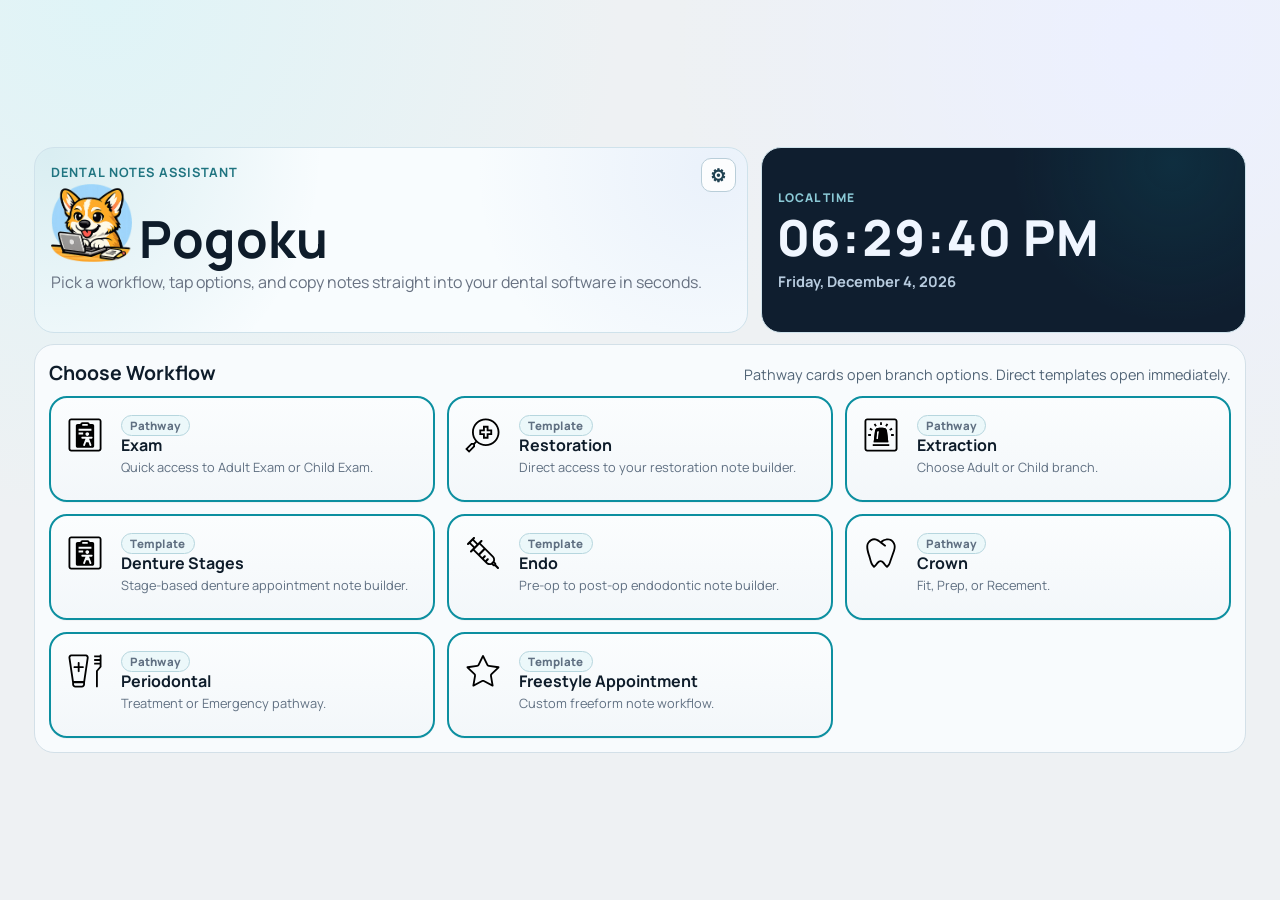
<file: index.html>
﻿<!doctype html>
<html lang="en">
<head>
  <meta charset="UTF-8" />
  <meta name="viewport" content="width=device-width, initial-scale=1.0" />
  <title>Pogoku | Dental Notes</title>
  <link rel="preconnect" href="https://fonts.googleapis.com" />
  <link rel="preconnect" href="https://fonts.gstatic.com" crossorigin />
  <link href="https://fonts.googleapis.com/css2?family=Manrope:wght@500;700;800&display=swap" rel="stylesheet" />
  <link rel="stylesheet" href="styles.css" />
</head>
<body>
  <main class="page">
    <section id="landingView">
      <section class="landing-top">
        <header class="hero hero-landing">
          <button id="landingSettingsBtn" class="landing-settings-btn" type="button" aria-label="Open settings" title="Settings">
            <span aria-hidden="true">⚙</span>
          </button>
          <p class="eyebrow">Dental Notes Assistant</p>
          <div class="brand-row">
            <button id="corgiSwapBtn" class="corgi-top-left corgi-swap-btn" type="button" aria-label="Change corgi icon" title="Change corgi icon">
              <img id="randomCorgiIcon" src="assets/corgi/corgi-split-1.png" alt="" />
            </button>
            <h1 id="landingBrandTitle">Pogoku</h1>
          </div>
          <p class="subhead">Pick a workflow, tap options, and copy notes straight into your dental software in seconds.</p>
        </header>

        <aside class="landing-clock" aria-label="Current date and time">
          <p class="clock-eyebrow">Local Time</p>
          <p id="landingClockTime" class="clock-time">--:--:--</p>
          <p id="landingClockDate" class="clock-date">Loading date...</p>
        </aside>
      </section>

      <section class="template-zone" id="landingTemplateZone" aria-label="Note templates">
        <div class="template-zone-head">
          <h2>Choose Workflow</h2>
          <p>Pathway cards open branch options. Direct templates open immediately.</p>
        </div>

        <section class="grid" id="landingTemplateGrid" aria-label="Note templates">
          <article class="card clickable" id="examCard" role="button" tabindex="0" aria-label="Open Exam pathways">
          <div class="icon" aria-hidden="true"><img src="assets/icons-health/specialties__medical-records.svg" alt="" /></div>
          <div>
            <p class="card-type">Pathway</p>
            <h2>Exam</h2>
            <p>Quick access to Adult Exam or Child Exam.</p>
          </div>
          </article>

          <article class="card clickable" data-template-key="restoration" role="button" tabindex="0" aria-label="Open Restoration template">
          <div class="icon" aria-hidden="true"><img src="assets/icons-health/symbols__medical-search.svg" alt="" /></div>
          <div>
            <p class="card-type">Template</p>
            <h2>Restoration</h2>
            <p>Direct access to your restoration note builder.</p>
          </div>
          </article>

          <article class="card clickable" id="extractionCard" role="button" tabindex="0" aria-label="Open Extraction pathways">
          <div class="icon" aria-hidden="true"><img src="assets/icons-health/specialties__accident-and_emergency.svg" alt="" /></div>
          <div>
            <p class="card-type">Pathway</p>
            <h2>Extraction</h2>
            <p>Choose Adult or Child branch.</p>
          </div>
          </article>

          <article class="card clickable" data-template-key="denture-stages" role="button" tabindex="0" aria-label="Open Denture Stages template">
          <div class="icon" aria-hidden="true"><img src="assets/icons-health/specialties__medical-records.svg" alt="" /></div>
          <div>
            <p class="card-type">Template</p>
            <h2>Denture Stages</h2>
            <p>Stage-based denture appointment note builder.</p>
          </div>
          </article>

          <article class="card clickable" data-template-key="endo" role="button" tabindex="0" aria-label="Open Endodontics template">
          <div class="icon" aria-hidden="true"><img src="assets/icons-health/devices__syringe.svg" alt="" /></div>
          <div>
            <p class="card-type">Template</p>
            <h2>Endo</h2>
            <p>Pre-op to post-op endodontic note builder.</p>
          </div>
          </article>

          <article class="card clickable" id="crownCard" role="button" tabindex="0" aria-label="Open Crown pathways">
          <div class="icon" aria-hidden="true"><img src="assets/icons-health/body__tooth.svg" alt="" /></div>
          <div>
            <p class="card-type">Pathway</p>
            <h2>Crown</h2>
            <p>Fit, Prep, or Recement.</p>
          </div>
          </article>

          <article class="card clickable" id="periodontalCard" role="button" tabindex="0" aria-label="Open Periodontal pathways">
          <div class="icon" aria-hidden="true"><img src="assets/icons-health/devices__dental-hygiene.svg" alt="" /></div>
          <div>
            <p class="card-type">Pathway</p>
            <h2>Periodontal</h2>
            <p>Treatment or Emergency pathway.</p>
          </div>
          </article>

          <article class="card clickable" data-template-key="freestyle-appointment" role="button" tabindex="0" aria-label="Open Freestyle Appointment template">
          <div class="icon" aria-hidden="true"><img src="assets/icons-health/shapes__star-large.svg" alt="" /></div>
          <div>
            <p class="card-type">Template</p>
            <h2>Freestyle Appointment</h2>
            <p>Custom freeform note workflow.</p>
          </div>
          </article>
        </section>
      </section>

      <section id="examFlowView" class="pathway hidden" aria-label="Exam pathways flow">
        <div class="pathway-head">
          <h2 class="pathway-title">Exam</h2>
          <button id="examFlowBackBtn" class="secondary" type="button">Back</button>
        </div>

        <div id="examStepRoot" class="pathway-grid">
          <button class="path-big-btn" data-template-key="new-patient-exam" type="button">
            <span class="path-big-btn-inner">
              <span class="path-big-btn-icon" aria-hidden="true"><img src="assets/icons-health/devices__stethoscope.svg" alt="" /></span>
              <span>Adult Exam</span>
            </span>
          </button>
          <button class="path-big-btn" data-template-key="child-exam" type="button">
            <span class="path-big-btn-inner">
              <span class="path-big-btn-icon" aria-hidden="true"><img src="assets/icons-health/people__child-care.svg" alt="" /></span>
              <span>Child Exam</span>
            </span>
          </button>
        </div>
      </section>

      <section id="extractionFlowView" class="pathway hidden" aria-label="Extraction pathways flow">
        <div class="pathway-head">
          <h2 class="pathway-title">Extraction</h2>
          <button id="extractionFlowBackBtn" class="secondary" type="button">Back</button>
        </div>
        <div class="pathway-grid">
          <button class="path-big-btn" data-template-key="extraction-adult" type="button">
            <span class="path-big-btn-inner">
              <span class="path-big-btn-icon" aria-hidden="true"><img src="assets/icons-health/devices__stethoscope.svg" alt="" /></span>
              <span>Adult</span>
            </span>
          </button>
          <button class="path-big-btn" data-template-key="extraction-child" type="button">
            <span class="path-big-btn-inner">
              <span class="path-big-btn-icon" aria-hidden="true"><img src="assets/icons-health/people__child-care.svg" alt="" /></span>
              <span>Child</span>
            </span>
          </button>
        </div>
      </section>

      <section id="crownFlowView" class="pathway hidden" aria-label="Crown pathways flow">
        <div class="pathway-head">
          <h2 class="pathway-title">Crown</h2>
          <button id="crownFlowBackBtn" class="secondary" type="button">Back</button>
        </div>
        <div class="pathway-grid">
          <button class="path-big-btn" data-template-key="crown-fit" type="button">
            <span class="path-big-btn-inner">
              <span class="path-big-btn-icon" aria-hidden="true"><img src="assets/icons-health/body__tooth.svg" alt="" /></span>
              <span>Fit</span>
            </span>
          </button>
          <button class="path-big-btn" data-template-key="crown-prep" type="button">
            <span class="path-big-btn-inner">
              <span class="path-big-btn-icon" aria-hidden="true"><img src="assets/icons-health/body__tooth.svg" alt="" /></span>
              <span>Prep</span>
            </span>
          </button>
          <button class="path-big-btn" data-template-key="crown-recement" type="button">
            <span class="path-big-btn-inner">
              <span class="path-big-btn-icon" aria-hidden="true"><img src="assets/icons-health/devices__medical-sample.svg" alt="" /></span>
              <span>Recement</span>
            </span>
          </button>
        </div>
      </section>

      <section id="periodontalFlowView" class="pathway hidden" aria-label="Periodontal pathways flow">
        <div class="pathway-head">
          <h2 class="pathway-title">Periodontal</h2>
          <button id="periodontalFlowBackBtn" class="secondary" type="button">Back</button>
        </div>
        <div class="pathway-grid">
          <button class="path-big-btn" data-template-key="periodontal-treatment" type="button">
            <span class="path-big-btn-inner">
              <span class="path-big-btn-icon" aria-hidden="true"><img src="assets/icons-health/devices__dental-hygiene.svg" alt="" /></span>
              <span>Treatment</span>
            </span>
          </button>
          <button class="path-big-btn" data-template-key="periodontal-emergency" type="button">
            <span class="path-big-btn-inner">
              <span class="path-big-btn-icon" aria-hidden="true"><img src="assets/icons-health/places__emergency-post.svg" alt="" /></span>
              <span>Emergency</span>
            </span>
          </button>
        </div>
      </section>
    </section>

    <section id="builderView" class="hidden" aria-label="Note template builder">
      <header class="hero hero-inline">
        <div>
          <p class="eyebrow">Dental Notes Assistant</p>
          <h1 id="builderTitle">Template</h1>
        </div>
        <div class="header-actions">
          <select id="templatePicker" class="secondary template-picker" aria-label="Switch template"></select>
          <button id="saveDefaultsBtn" class="secondary" type="button">Save Defaults</button>
          <button id="resetTemplateBtn" class="secondary" type="button">Reset Template</button>
          <button id="backBtn" class="secondary" type="button">Back to Templates</button>
        </div>
      </header>

      <section class="workspace">
        <div class="builder" id="builder"></div>

        <aside class="preview-pane">
          <div class="preview-head">
            <h2>Generated Note</h2>
            <div class="copy-tools">
              <button id="undoActionBtn" class="secondary" type="button" disabled>Undo</button>
              <button id="copyNoteBtn" class="primary" type="button">Copy Note</button>
              <span id="copyWarning" class="copy-warning hidden" aria-live="polite"></span>
            </div>
          </div>
          <div id="noteOutput" class="output" contenteditable="true" spellcheck="false" aria-live="polite"></div>
        </aside>
      </section>
    </section>
  </main>

  <div id="toothModal" class="modal-backdrop hidden" aria-hidden="true">
    <section class="modal-card" role="dialog" aria-modal="true" aria-labelledby="toothModalTitle">
      <div class="modal-head">
        <h2 id="toothModalTitle">Select tooth and surfaces</h2>
        <button id="closeToothModalBtn" class="icon-close" type="button" aria-label="Close">×</button>
      </div>

      <div id="toothGrid" class="tooth-grid"></div>

      <div class="surface-section">
        <p class="row-label">Surfaces (selected tooth)</p>
        <div id="surfaceGrid" class="surface-grid"></div>
      </div>

      <p id="toothSelectionPreview" class="tooth-preview">Selected: none</p>

      <div class="modal-actions">
        <button id="cancelToothModalBtn" class="secondary" type="button">Cancel</button>
        <button id="addToothSelectionBtn" class="primary" type="button" disabled>Add to line</button>
      </div>
    </section>
  </div>

  <div id="settingsModal" class="modal-backdrop hidden" aria-hidden="true">
    <section class="modal-card settings-modal-card" role="dialog" aria-modal="true" aria-labelledby="settingsModalTitle">
      <div class="modal-head">
        <h2 id="settingsModalTitle">Settings</h2>
        <button id="closeSettingsModalBtn" class="icon-close" type="button" aria-label="Close">×</button>
      </div>

      <div class="settings-body">
        <p class="settings-copy">Resetting clears all your saved defaults and restores built-in defaults across every template.</p>
        <button id="resetAllDefaultsBtn" class="secondary settings-reset-btn" type="button">Reset all templates to defaults</button>
        <p id="settingsStatus" class="settings-status hidden" aria-live="polite"></p>

        <section class="settings-changelog" aria-label="Change log">
          <h3>Change Log - v1.0</h3>
          <p class="settings-changelog-meta">Since last GitHub Pages upload</p>
          <ul class="settings-changelog-list">
            <li>Added editable generated-note panel with manual edit highlighting and copy flow improvements.</li>
            <li>Added undo support for builder actions and improved reset/default save workflow.</li>
            <li>Added homepage settings cog and global reset action for all saved template defaults.</li>
            <li>Refined landing experience with pathway navigation for Exam, Extraction, Crown, and Periodontal templates.</li>
            <li>Standardized wording system across templates to reduce wording drift and improve consistency.</li>
            <li>Removed item code rows from templates and defaults normalization.</li>
            <li>Upgraded tooth picker to support multi-tooth plus per-tooth surface selection with canonical surface ordering.</li>
            <li>Updated caries and leaking/defective restoration pickers to use tooth plus surfaces where required.</li>
            <li>Linked diagnosis output to selected caries/restorative findings with correct Nil fallbacks.</li>
            <li>Expanded OHI and This Visit controls in Exam and Clean with cleaner, selectable output lines.</li>
            <li>Added composite material quick options for CR restorations.</li>
            <li>Standardized LA blocks across templates, including IDB side selection and site/agent/volume details.</li>
            <li>Added optional Prescriptions sections for Endo, Extraction, Periodontal, and Freestyle templates.</li>
          </ul>
        </section>
      </div>

      <div class="modal-actions">
        <button id="closeSettingsBtn" class="primary" type="button">Done</button>
      </div>
    </section>
  </div>

  <script src="app.js"></script>
</body>
</html>
</file>
<file: styles.css>
﻿:root {
  --bg: #eef1f3;
  --panel: #f8fafb;
  --ink: #0e1c2a;
  --muted: #687282;
  --teal: #0c8fa0;
  --line: #ced6df;
  --chip: #8f459f;
  --chip-soft: #f7ecfb;
}

* {
  box-sizing: border-box;
}

body {
  margin: 0;
  min-height: 100vh;
  font-family: "Manrope", sans-serif;
  color: var(--ink);
  background:
    radial-gradient(circle at 8% 0%, #dff4f7 0%, rgba(223, 244, 247, 0) 35%),
    radial-gradient(circle at 90% 5%, #ecf0ff 0%, rgba(236, 240, 255, 0) 34%),
    var(--bg);
}

.builder-mode {
  overflow-y: auto;
}

.page {
  width: min(1260px, 96vw);
  margin: 0.65rem auto;
  padding: 0.55rem;
}

.hidden {
  display: none !important;
}

.hero {
  margin-bottom: 1rem;
}

.landing-top {
  display: grid;
  grid-template-columns: 1.25fr 0.85fr;
  gap: 0.8rem;
  margin-bottom: 0.75rem;
}

.hero-landing {
  position: relative;
  margin: 0;
  padding: 0.9rem 1rem;
  border: 1px solid #cfe2eb;
  border-radius: 20px;
  background:
    radial-gradient(circle at 2% 2%, rgba(12, 143, 160, 0.13), rgba(12, 143, 160, 0) 38%),
    radial-gradient(circle at 95% 12%, rgba(112, 148, 222, 0.1), rgba(112, 148, 222, 0) 34%),
    #f8fcfe;
  min-height: 186px;
}

.landing-settings-btn {
  position: absolute;
  top: 0.6rem;
  right: 0.7rem;
  width: 2.15rem;
  height: 2.15rem;
  border: 1px solid #b9ced9;
  border-radius: 10px;
  background: #ffffffde;
  color: #214353;
  font: inherit;
  font-size: 1.15rem;
  font-weight: 800;
  line-height: 1;
  display: inline-grid;
  place-items: center;
  cursor: pointer;
  transition: transform 140ms ease, background-color 140ms ease, border-color 140ms ease;
}

.landing-settings-btn:hover {
  transform: translateY(-1px);
  background: #fff;
  border-color: #9ebac7;
}

.landing-settings-btn:focus-visible {
  outline: 2px solid #84cfdc;
  outline-offset: 2px;
}

.brand-row {
  display: flex;
  align-items: flex-end;
  gap: 0.4rem;
  margin-top: 0.15rem;
}

.brand-row h1 {
  margin: 0;
  line-height: 1;
  font-size: clamp(2.7rem, 4.5vw, 3.2rem);
}

.corgi-top-left {
  width: 81px;
  height: 81px;
  display: grid;
  place-items: center;
  flex: 0 0 81px;
}

.corgi-top-left img {
  width: 100%;
  height: 100%;
  object-fit: contain;
  display: block;
}

.corgi-swap-btn {
  border: 0;
  padding: 0;
  background: transparent;
  cursor: pointer;
  border-radius: 14px;
  transition: transform 140ms ease, filter 140ms ease;
}

.corgi-swap-btn:hover {
  transform: translateY(-1px);
  filter: saturate(1.05);
}

.corgi-swap-btn:focus-visible {
  outline: 2px solid #84cfdc;
  outline-offset: 2px;
}

.landing-clock {
  padding: 0.95rem 1rem;
  border: 1px solid #cfe2eb;
  border-radius: 20px;
  background:
    radial-gradient(circle at 85% 8%, rgba(12, 143, 160, 0.14), rgba(12, 143, 160, 0) 36%),
    #0f1e2f;
  color: #dce9f8;
  display: grid;
  align-content: center;
  min-height: 186px;
}

.clock-eyebrow {
  margin: 0;
  font-size: 0.75rem;
  text-transform: uppercase;
  letter-spacing: 0.09em;
  font-weight: 800;
  color: #8bc9d6;
}

.clock-time {
  margin: 0.3rem 0 0;
  font-size: clamp(1.9rem, 4.8vw, 3.1rem);
  line-height: 1.06;
  font-weight: 800;
  letter-spacing: 0.03em;
  color: #f0f6ff;
  font-variant-numeric: tabular-nums;
}

.clock-date {
  margin: 0.45rem 0 0;
  font-size: clamp(0.92rem, 1.1vw, 1.02rem);
  color: #b7cbde;
  font-weight: 700;
}

.template-zone {
  border: 1px solid #d3e0e8;
  border-radius: 20px;
  background: #f8fbfd;
  padding: 0.85rem;
}

.template-zone-head {
  display: flex;
  justify-content: space-between;
  align-items: baseline;
  gap: 0.8rem;
  margin-bottom: 0.65rem;
}

.template-zone-head h2 {
  margin: 0;
  font-size: 1.22rem;
}

.template-zone-head p {
  margin: 0;
  color: #516476;
  font-size: 0.9rem;
}

.hero-inline {
  display: flex;
  justify-content: space-between;
  align-items: center;
  gap: 0.8rem;
}

.header-actions {
  display: flex;
  align-items: center;
  gap: 0.55rem;
  flex-wrap: wrap;
  padding: 0.35rem;
  border: 1px solid #d6e1ea;
  border-radius: 12px;
  background: #f7fbfd;
}

.template-picker {
  min-width: 280px;
  height: 2.35rem;
  padding: 0.5rem 2rem 0.5rem 0.72rem;
  border: 1px solid #bfccd9;
  border-radius: 10px;
  background-color: #fff;
  color: #13303f;
  font: inherit;
  font-weight: 700;
  appearance: none;
  background-image:
    linear-gradient(45deg, transparent 50%, #345769 50%),
    linear-gradient(135deg, #345769 50%, transparent 50%);
  background-position:
    calc(100% - 16px) 52%,
    calc(100% - 10px) 52%;
  background-size: 6px 6px, 6px 6px;
  background-repeat: no-repeat;
}

.template-picker:focus-visible {
  outline: 2px solid #a9dbe1;
  outline-offset: 1px;
}

.header-actions .secondary {
  height: 2.35rem;
  white-space: nowrap;
}

.eyebrow {
  margin: 0;
  font-size: 0.8rem;
  letter-spacing: 0.07em;
  text-transform: uppercase;
  font-weight: 700;
  color: #1f7480;
}

h1 {
  margin: 0.2rem 0 0;
  line-height: 1.1;
  font-size: clamp(1.5rem, 3vw, 2.15rem);
}

.subhead {
  margin: 0.45rem 0 0;
  color: var(--muted);
}

.pathway {
  margin: 0.8rem 0 1.2rem;
  padding: 1rem;
  border: 1px solid #cfdbe3;
  border-radius: 16px;
  background: #f7fbfd;
}

.template-zone .pathway {
  margin: 0;
  padding: 0;
  border: 0;
  border-radius: 0;
  background: transparent;
}

.template-zone .pathway.pathway-enter {
  transform-origin: var(--pathway-origin-x, 50%) var(--pathway-origin-y, 50%);
  animation: pathway-enter 240ms cubic-bezier(0.18, 0.82, 0.24, 1);
}

@keyframes pathway-enter {
  0% {
    opacity: 0;
    transform: scale(0.965);
  }
  100% {
    opacity: 1;
    transform: scale(1);
  }
}

.pathway-title {
  margin: 0 0 0.65rem;
  font-size: 1.25rem;
}

.pathway-head {
  display: flex;
  align-items: center;
  justify-content: space-between;
  gap: 0.6rem;
  margin-bottom: 0.55rem;
}

.pathway-grid {
  display: grid;
  grid-template-columns: repeat(2, minmax(260px, 1fr));
  gap: 0.8rem;
}

.path-node {
  border: 1px solid #d8e2ea;
  border-radius: 12px;
  padding: 0.8rem;
  background: #fff;
}

.path-node h3 {
  margin: 0 0 0.5rem;
  font-size: 1.05rem;
}

.path-actions {
  display: flex;
  flex-direction: column;
  gap: 0.45rem;
}

.path-subtitle {
  margin: 0.2rem 0 0;
  font-size: 0.9rem;
  font-weight: 700;
  color: #335161;
}

.path-children {
  display: grid;
  grid-template-columns: repeat(2, minmax(90px, 1fr));
  gap: 0.4rem;
}

.path-btn {
  border: 1.5px solid var(--chip);
  border-radius: 8px;
  background: #fff;
  color: #17202a;
  font: inherit;
  font-size: 0.9rem;
  font-weight: 700;
  text-align: left;
  padding: 0.45rem 0.6rem;
  cursor: pointer;
}

.path-btn:hover,
.path-btn:focus-visible {
  background: var(--chip-soft);
  outline: none;
}

.path-big-btn {
  border: 2px solid var(--teal);
  border-radius: 14px;
  background: #fff;
  color: #122736;
  font: inherit;
  font-size: 1.05rem;
  font-weight: 800;
  text-align: left;
  padding: 1rem;
  min-height: 90px;
  cursor: pointer;
}

.path-big-btn-inner {
  display: inline-flex;
  align-items: center;
  gap: 0.65rem;
}

.path-big-btn-icon {
  width: 34px;
  height: 34px;
  display: inline-grid;
  place-items: center;
  flex: 0 0 34px;
}

.path-big-btn-icon img {
  width: 100%;
  height: 100%;
  object-fit: contain;
  display: block;
}

.path-big-btn:hover,
.path-big-btn:focus-visible {
  background: #eef9fb;
  outline: none;
}

.grid {
  display: grid;
  grid-template-columns: repeat(4, minmax(180px, 1fr));
  gap: 0.75rem;
}

.card {
  position: relative;
  display: flex;
  gap: 0.85rem;
  align-items: flex-start;
  border: 2px solid var(--teal);
  border-radius: 18px;
  background: linear-gradient(180deg, #fbfdfe 0%, #f3f7fa 100%);
  min-height: 106px;
  padding: 0.82rem 0.85rem 0.82rem 0.78rem;
  box-shadow: 0 1px 0 rgba(0, 0, 0, 0.04);
}

.card h2 {
  margin: 0;
  font-size: clamp(1rem, 1.1vw, 1.35rem);
  line-height: 1.2;
}

.card p {
  margin: 0.22rem 0 0;
  color: #607082;
  font-size: clamp(0.8rem, 0.84vw, 0.9rem);
  line-height: 1.34;
}

.card-type {
  margin: 0 0 0.2rem;
  display: inline-block;
  border: 1px solid #b6d6de;
  border-radius: 999px;
  padding: 0.12rem 0.52rem;
  color: #20515e;
  background: #ecf8fa;
  font-size: 0.72rem !important;
  font-weight: 800;
  letter-spacing: 0.02em;
}

.icon {
  width: 44px;
  height: 44px;
  display: grid;
  place-items: center;
  flex: 0 0 44px;
  margin-top: 0.1rem;
}

.icon img {
  width: 100%;
  height: 100%;
  object-fit: contain;
  display: block;
}

.card-soon {
  border-style: dashed;
  border-width: 1.5px;
  border-color: #9ab5bf;
  background: linear-gradient(180deg, #f8fbfd 0%, #eff4f8 100%);
}

.card-soon .card-type {
  border-color: #c2cdd6;
  color: #5a6d7d;
  background: #f2f5f8;
}

.clickable {
  cursor: pointer;
  transition: transform 140ms ease, box-shadow 140ms ease;
}

.clickable:hover,
.clickable:focus-visible {
  transform: translateY(-1px);
  box-shadow: 0 5px 14px rgba(11, 66, 74, 0.1);
  outline: none;
}

.badge {
  position: absolute;
  top: -10px;
  right: -10px;
  width: 34px;
  height: 34px;
  display: grid;
  place-items: center;
  border-radius: 999px;
  color: #fff;
  border: 2px solid #fff;
  background: radial-gradient(circle at 30% 20%, #ba73cf, #8e46a5);
  font-weight: 800;
}

.workspace {
  display: grid;
  grid-template-columns: 1.25fr 0.9fr;
  gap: 1rem;
  align-items: start;
}

.builder,
.preview-pane {
  background: var(--panel);
  border: 1px solid var(--line);
  border-radius: 18px;
  padding: 1rem;
}

.preview-pane {
  position: sticky;
  top: 1rem;
  max-height: calc(100vh - 2rem);
  display: flex;
  flex-direction: column;
}

.section {
  border: 1px solid #d7dde5;
  border-radius: 14px;
  padding: 0.9rem;
  margin-bottom: 0.8rem;
  background: #fff;
}

.section-head {
  display: flex;
  justify-content: space-between;
  align-items: center;
  margin-bottom: 0.55rem;
}

.section-head h3 {
  margin: 0;
  font-size: 1.3rem;
}

.include-toggle {
  display: inline-flex;
  gap: 0.55rem;
  align-items: center;
  color: #214050;
  font-weight: 700;
  font-size: 0.9rem;
  padding: 0.25rem 0.45rem;
  border-radius: 10px;
  cursor: pointer;
  user-select: none;
}

.include-toggle:hover {
  background: #edf6f8;
}

.include-toggle input {
  accent-color: var(--teal);
  width: 1.1rem;
  height: 1.1rem;
  cursor: pointer;
}

.row {
  margin-bottom: 0.6rem;
}

.row-wrap {
  position: relative;
  margin-bottom: 0.2rem;
}

.row-link-wrap {
  padding-right: 64px;
}

.row-linked {
  border-left: 4px solid var(--teal);
  padding-left: 0.62rem;
}

.row-link-pill {
  position: absolute;
  right: 8px;
  top: 0.08rem;
  border-radius: 999px;
  padding: 0.12rem 0.45rem;
  font-size: 0.66rem;
  font-weight: 800;
  letter-spacing: 0.04em;
  color: #077f8e;
  background: #e8f4f8;
}

.row-delete-btn {
  position: absolute;
  left: -34px;
  top: 0.18rem;
  width: 26px;
  height: 26px;
  border-radius: 999px;
  border: 2px solid #0d92a2;
  background: #eef9fb;
  color: #0c8797;
  font-size: 1.1rem;
  line-height: 1;
  cursor: pointer;
  opacity: 0;
  transform: scale(0.96);
  transition: opacity 120ms ease, transform 120ms ease;
}

.row-wrap:hover .row-delete-btn,
.row-wrap:focus-within .row-delete-btn {
  opacity: 1;
  transform: scale(1);
}

.row-label {
  display: block;
  font-size: 0.92rem;
  font-weight: 700;
  margin-bottom: 0.28rem;
}

.picker-actions {
  display: flex;
  gap: 0.5rem;
}

.add-tooth-btn {
  padding: 0.34rem 0.62rem;
  font-size: 0.86rem;
}

.picked-list {
  margin-top: 0.5rem;
  display: flex;
  flex-wrap: wrap;
  gap: 0.36rem;
}

.picked-item {
  border: 1.5px solid var(--teal);
  border-radius: 999px;
  background: #eefbfc;
  color: #0f3c43;
  font: inherit;
  font-size: 0.85rem;
  padding: 0.24rem 0.55rem;
  cursor: pointer;
}

.line-input {
  width: min(420px, 100%);
  border: 1.5px solid var(--chip);
  border-radius: 4px;
  font: inherit;
  font-size: 0.92rem;
  padding: 0.35rem 0.55rem;
  background: #fff;
}

.field-warning {
  margin: 0.35rem 0 0;
  font-size: 0.84rem;
  color: #b02a4a;
  font-weight: 700;
}

.modal-backdrop {
  position: fixed;
  inset: 0;
  background: rgba(15, 22, 28, 0.46);
  display: grid;
  place-items: center;
  z-index: 40;
  padding: 1rem;
}

.modal-card {
  width: min(980px, 96vw);
  max-height: 90vh;
  overflow: auto;
  background: #f5f7f9;
  border: 1px solid #cfd8e2;
  border-radius: 18px;
  padding: 1rem;
}

.modal-head {
  display: flex;
  justify-content: space-between;
  align-items: center;
  margin-bottom: 0.7rem;
}

.modal-head h2 {
  margin: 0;
  font-size: 1.22rem;
}

.icon-close {
  border: 1px solid #c7d1dc;
  background: #fff;
  color: #244556;
  border-radius: 999px;
  width: 2rem;
  height: 2rem;
  font-size: 1.2rem;
  cursor: pointer;
}

.tooth-grid {
  display: grid;
  grid-template-columns: 1fr 1fr;
  gap: 0.7rem;
}

.tooth-group {
  border: 1px solid #d4dce5;
  border-radius: 12px;
  padding: 0.55rem;
  background: #fff;
}

.tooth-group-label {
  margin: 0 0 0.45rem;
  font-size: 0.82rem;
  text-transform: uppercase;
  letter-spacing: 0.05em;
  color: #43606f;
  font-weight: 700;
}

.tooth-row {
  display: flex;
  flex-wrap: wrap;
  gap: 0.28rem;
}

.tooth-btn,
.surface-btn {
  border: 1.5px solid var(--chip);
  border-radius: 4px;
  background: #fff;
  color: #1d2229;
  font: inherit;
  font-size: 0.9rem;
  padding: 0.25rem 0.45rem;
  min-width: 2.65rem;
  cursor: pointer;
}

.tooth-btn.active,
.surface-btn.active {
  background: var(--chip-soft);
  box-shadow: inset 0 0 0 1px #c98add;
}

.tooth-btn.focused {
  border-color: #0b7f8f;
  box-shadow: inset 0 0 0 1px #7ad0d8;
}

.surface-btn:disabled {
  opacity: 0.45;
  cursor: not-allowed;
}

.surface-section {
  margin-top: 0.8rem;
}

.surface-grid {
  display: flex;
  flex-wrap: wrap;
  gap: 0.38rem;
}

.tooth-preview {
  margin: 0.8rem 0 0;
  font-weight: 700;
  color: #193d46;
}

.modal-actions {
  margin-top: 0.85rem;
  display: flex;
  justify-content: flex-end;
  gap: 0.45rem;
}

.settings-modal-card {
  width: min(560px, 96vw);
}

.settings-body {
  display: grid;
  gap: 0.75rem;
}

.settings-copy {
  margin: 0;
  color: #355466;
  font-size: 0.95rem;
  line-height: 1.4;
}

.settings-reset-btn {
  justify-self: flex-start;
}

.settings-status {
  margin: 0;
  font-size: 0.9rem;
  font-weight: 700;
  color: #166070;
}

.settings-status.error {
  color: #9f2c4a;
}

.settings-changelog {
  margin-top: 0.3rem;
  padding-top: 0.7rem;
  border-top: 1px solid #d8e2e9;
}

.settings-changelog h3 {
  margin: 0;
  font-size: 1rem;
}

.settings-changelog-meta {
  margin: 0.2rem 0 0.55rem;
  font-size: 0.84rem;
  color: #607283;
  font-weight: 700;
}

.settings-changelog-list {
  margin: 0;
  padding-left: 1.05rem;
  display: grid;
  gap: 0.32rem;
}

.settings-changelog-list li {
  color: #1c3746;
  line-height: 1.35;
  font-size: 0.9rem;
}

.chips {
  display: flex;
  flex-wrap: wrap;
  gap: 0.36rem;
}

.chip {
  border: 1.5px solid var(--chip);
  border-radius: 4px;
  background: #fff;
  color: #1c2026;
  font: inherit;
  font-size: 0.92rem;
  padding: 0.28rem 0.58rem;
  cursor: pointer;
}

.chip.active {
  background: var(--chip-soft);
  box-shadow: inset 0 0 0 1px #c98add;
}

.static-line {
  margin: 0.3rem 0;
  font-size: 0.95rem;
}

.preview-head {
  display: flex;
  justify-content: space-between;
  align-items: center;
  gap: 0.7rem;
  margin-bottom: 0.55rem;
}

.preview-head h2 {
  margin: 0;
  font-size: 1.2rem;
}

.copy-tools {
  display: flex;
  align-items: center;
  gap: 0.45rem;
}

.copy-warning {
  display: inline-block;
  border: 1px solid #e2a5b4;
  background: #fff0f4;
  color: #a21e44;
  border-radius: 999px;
  padding: 0.2rem 0.55rem;
  font-size: 0.78rem;
  font-weight: 700;
}

.primary,
.secondary {
  border-radius: 10px;
  padding: 0.55rem 0.72rem;
  font: inherit;
  font-weight: 700;
  cursor: pointer;
}

.primary {
  border: 1px solid #0f7d8a;
  background: var(--teal);
  color: #fff;
}

.secondary {
  border: 1px solid #bfccd9;
  background: #fff;
  color: #13303f;
}

.output {
  margin: 0;
  white-space: pre-wrap;
  background: #fff;
  border: 1px solid #d7dde5;
  border-radius: 12px;
  padding: 0.85rem;
  min-height: 0;
  flex: 1;
  overflow: auto;
  font-family: "Manrope", sans-serif;
  line-height: 1.45;
  font-size: 0.98rem;
}

.manual-edit-line {
  font-weight: 800;
  color: #7a1f56;
  background: #fff0f8;
  border-radius: 4px;
  padding: 0 0.08rem;
}

@media (max-width: 1060px) {
  .landing-top {
    grid-template-columns: 1fr;
  }

  .grid {
    grid-template-columns: repeat(2, minmax(220px, 1fr));
  }

  .template-zone-head {
    flex-direction: column;
    align-items: flex-start;
  }

  .pathway-grid {
    grid-template-columns: 1fr;
  }

  .workspace {
    grid-template-columns: 1fr;
  }

  .preview-pane {
    position: static;
    max-height: none;
  }

  .output {
    min-height: 46vh;
  }

  .header-actions {
    width: 100%;
  }

  .template-picker {
    min-width: 100%;
    flex: 1 1 100%;
  }
}

@media (min-width: 1061px) {
  body.landing-mode {
    overflow: hidden;
  }

  body.landing-mode .page {
    min-height: 100vh;
    margin-top: 0;
    margin-bottom: 0;
    display: flex;
    align-items: center;
  }

  body.landing-mode #landingView {
    width: 100%;
    display: flex;
    flex-direction: column;
    justify-content: center;
    gap: 0.7rem;
  }

  body.landing-mode .landing-top,
  body.landing-mode .template-zone {
    margin-bottom: 0;
  }
}

@media (max-width: 1400px) and (min-width: 1061px) {
  .grid {
    grid-template-columns: repeat(3, minmax(200px, 1fr));
  }
}

@media (max-width: 640px) {
  .grid {
    grid-template-columns: 1fr;
  }

  .template-zone {
    padding: 0.8rem;
  }

  .hero-inline {
    flex-direction: column;
    align-items: flex-start;
  }

  .corgi-top-left {
    width: 63px;
    height: 63px;
    flex-basis: 63px;
  }

  .tooth-grid {
    grid-template-columns: 1fr;
  }
}
</file>
